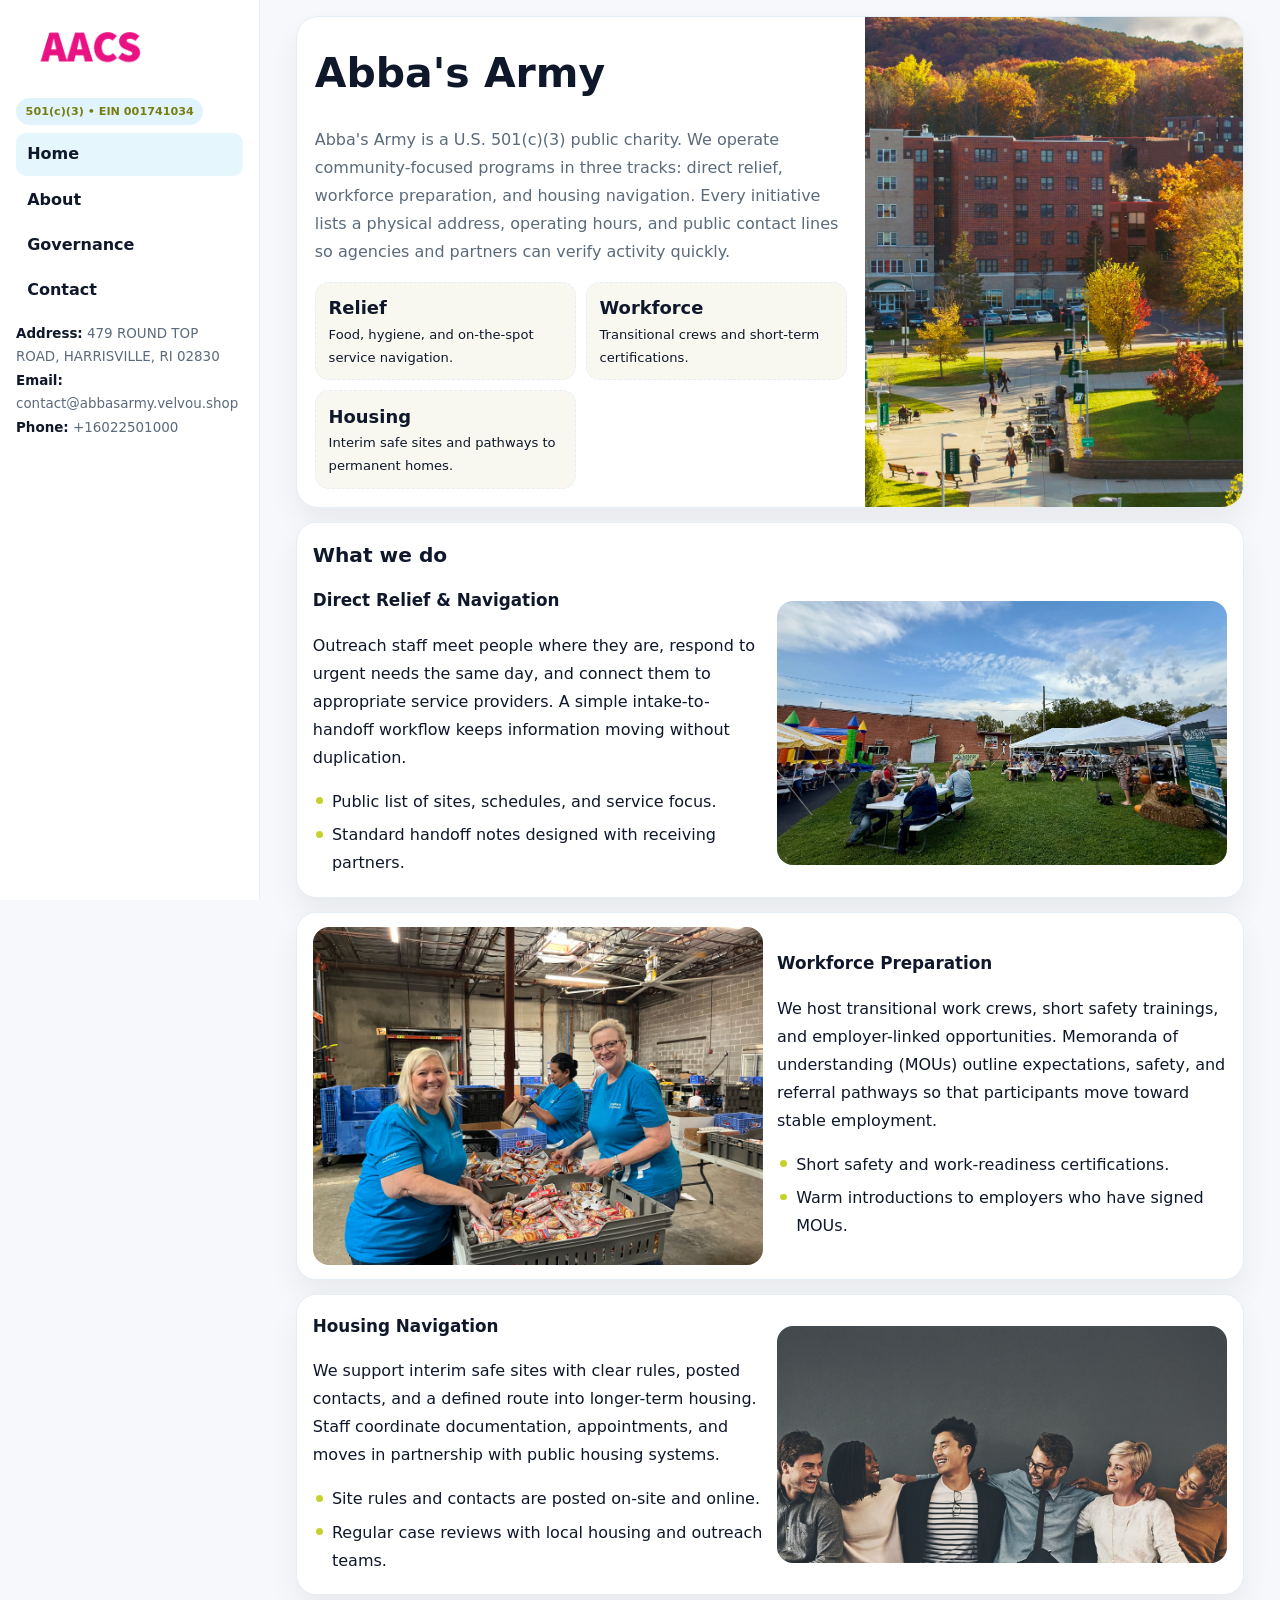
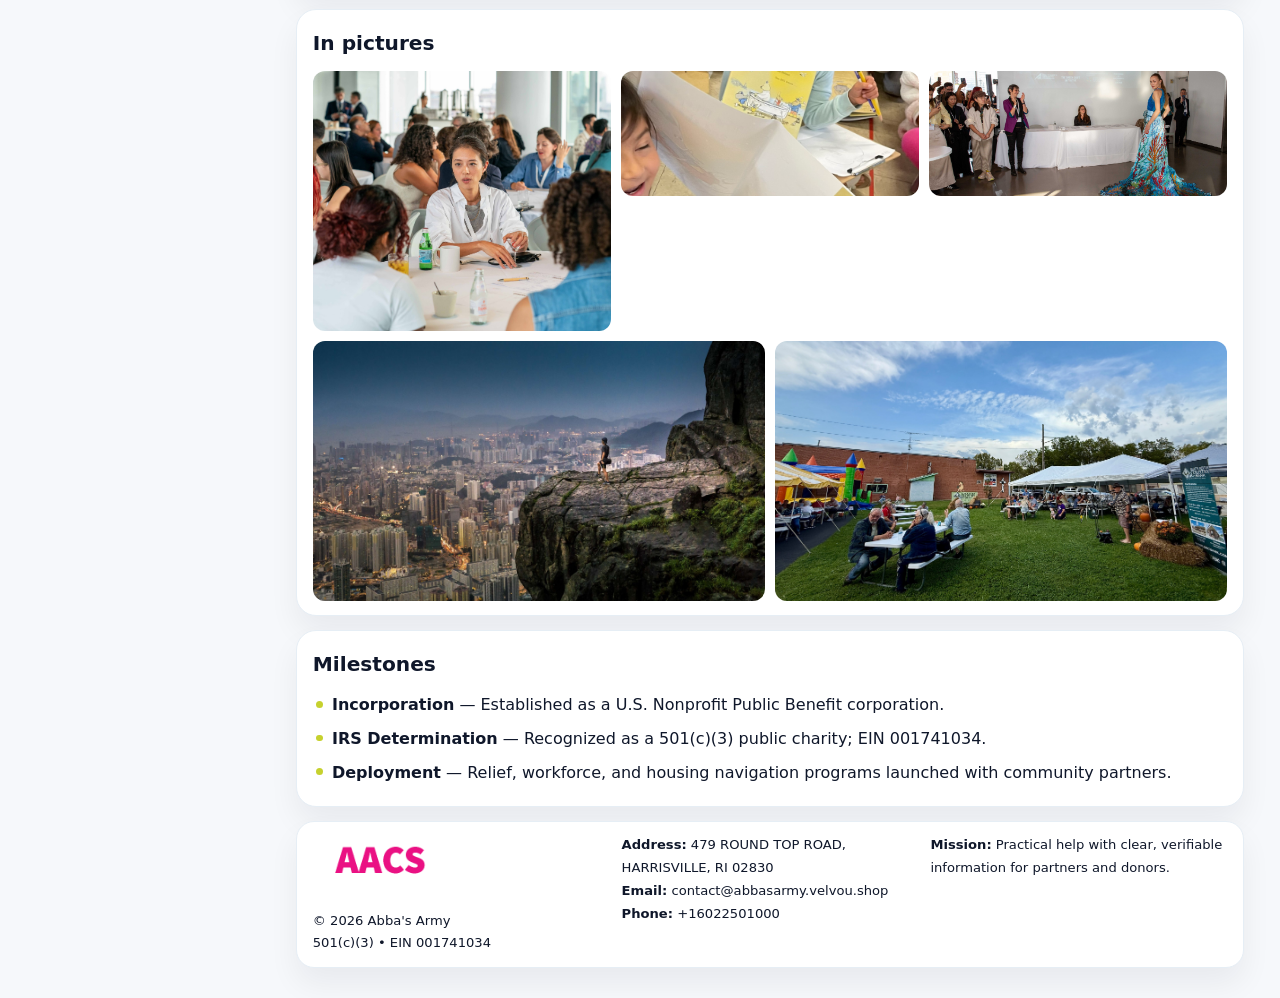
<file: index.html>
<!doctype html><html lang="en"><head>
<meta charset="utf-8">
<meta name="viewport" content="width=device-width,initial-scale=1">
<title>Abba's Army – Nonprofit • 2025</title>
<link rel="stylesheet" href="assets/styles.css">
<link rel="icon" href="images/logo.png">
<meta name="data-ein" content="001741034">
<meta name="data-name" content="Abba's Army">
  <meta name="description" content="Our nonprofit strengthens the community with programs focused on community services, education, and direct relief.">
<meta name="facebook-domain-verification" content="12rw58utlqo3r3c3633yuyngodblg9" />
</head>
<body>
<div style="position:absolute;left:-9999px;top:-9999px;opacity:0" data-uniq="{{UNIQUE_BLOB}}">
  <span>Our nonprofit strengthens the community with programs focused on community services, education, and direct relief.</span><svg width="12" height="12" viewBox="0 0 12 12" xmlns="http://www.w3.org/2000/svg"><circle cx="6" cy="6" r="5" fill="#7c3aed"/></svg><img src="images/relief.jpg" width="1" height="1" alt="" loading="lazy"/>
</div>

<div class="layout">
  <aside class="aside">
    <div class="logo">
      <a href="index.html"><img src="images/logo.png" alt="Logo"></a>
    </div>
    <div class="tag">501(c)(3) • EIN 001741034</div>
    <nav class="c6567cbcfe6" style="margin-top:8px">
      <a class="active" href="index.html">Home</a>
      <a href="about.html">About</a>
      <a href="governance.html">Governance</a>
      <a href="contact.html">Contact</a>
    </nav>
    <div class="meta">
      <div><strong>Address:</strong> 479 ROUND TOP ROAD, HARRISVILLE, RI 02830</div>
      <div><strong>Email:</strong> contact@abbasarmy.velvou.shop</div>
      <div><strong>Phone:</strong> +16022501000</div>
    </div>
  </aside>

  <main>
    <div class="container">

      <!-- HERO -->
      <section class="c77348eba85">
        <div class="hero-grid">
          <div class="ce612899fd9">
            <h1>Abba's Army</h1>
            <p>Abba's Army is a U.S. 501(c)(3) public charity. We operate community-focused programs in three tracks: direct relief, workforce preparation, and housing navigation. Every initiative lists a physical address, operating hours, and public contact lines so agencies and partners can verify activity quickly.</p>
            <div class="stats">
              <div class="stat">
                <b>Relief</b>
                <div class="small">Food, hygiene, and on-the-spot service navigation.</div>
              </div>
              <div class="stat">
                <b>Workforce</b>
                <div class="small">Transitional crews and short-term certifications.</div>
              </div>
              <div class="stat">
                <b>Housing</b>
                <div class="small">Interim safe sites and pathways to permanent homes.</div>
              </div>
            </div>
          </div>
          <img src="images/hero.jpg" alt="Program overview">
        </div>
      </section>

      <!-- WHAT WE DO -->
      <section class="section panel">
        <h2>What we do</h2>
        <div class="z">
          <div>
            <h3>Direct Relief & Navigation</h3>
            <p>Outreach staff meet people where they are, respond to urgent needs the same day, and connect them to appropriate service providers. A simple intake-to-handoff workflow keeps information moving without duplication.</p>
            <ul class="timeline">
              <li>Public list of sites, schedules, and service focus.</li>
              <li>Standard handoff notes designed with receiving partners.</li>
            </ul>
          </div>
          <div class="imgbox"><img src="images/relief.jpg" alt="Relief activities"></div>
        </div>
      </section>

      <!-- WORKFORCE -->
      <section class="section panel">
        <div class="z">
          <div class="imgbox"><img src="images/jobs.jpg" alt="Workforce program"></div>
          <div>
            <h3>Workforce Preparation</h3>
            <p>We host transitional work crews, short safety trainings, and employer-linked opportunities. Memoranda of understanding (MOUs) outline expectations, safety, and referral pathways so that participants move toward stable employment.</p>
            <ul class="timeline">
              <li>Short safety and work-readiness certifications.</li>
              <li>Warm introductions to employers who have signed MOUs.</li>
            </ul>
          </div>
        </div>
      </section>

      <!-- HOUSING -->
      <section class="section panel">
        <div class="z">
          <div>
            <h3>Housing Navigation</h3>
            <p>We support interim safe sites with clear rules, posted contacts, and a defined route into longer-term housing. Staff coordinate documentation, appointments, and moves in partnership with public housing systems.</p>
            <ul class="timeline">
              <li>Site rules and contacts are posted on-site and online.</li>
              <li>Regular case reviews with local housing and outreach teams.</li>
            </ul>
          </div>
          <div class="imgbox"><img src="images/land.jpg" alt="Housing navigation"></div>
        </div>
      </section>

      <!-- MOSAIC GALLERY -->
      <section class="section panel">
        <h2>In pictures</h2>
        <div class="mosaic">
          <img class="c2 r2" src="images/community.jpg" alt="Community event">
          <img class="c2" src="images/education.jpg" alt="Education program">
          <img class="c2" src="images/programs.jpg" alt="Program table">
          <img class="c3 r2" src="images/about.jpg" alt="Team and partners">
          <img class="c3 r2" src="images/relief.jpg" alt="Relief crew">
        </div>
      </section>

      <!-- MILESTONES -->
      <section class="section panel">
        <h2>Milestones</h2>
        <ul class="timeline">
          <li><strong>Incorporation</strong> — Established as a U.S. Nonprofit Public Benefit corporation.</li>
          <li><strong>IRS Determination</strong> — Recognized as a 501(c)(3) public charity; EIN 001741034.</li>
          <li><strong>Deployment</strong> — Relief, workforce, and housing navigation programs launched with community partners.</li>
        </ul>
      </section>

      <footer class="footer">
        <div class="footer-grid">
          <div>
            <img src="images/logo.png" style="width:135px;margin-bottom:.35rem" alt="Logo">
            <div class="small">© <span id="y"></span> Abba's Army</div>
            <div class="small">501(c)(3) • EIN 001741034</div>
          </div>
          <div>
            <div class="small"><strong>Address:</strong> 479 ROUND TOP ROAD, HARRISVILLE, RI 02830</div>
            <div class="small"><strong>Email:</strong> <a href="mailto:contact@abbasarmy.velvou.shop">contact@abbasarmy.velvou.shop</a></div>
            <div class="small"><strong>Phone:</strong> <a href="tel:+16022501000">+16022501000</a></div>
          </div>
          <div>
            <div class="small"><strong>Mission:</strong> Practical help with clear, verifiable information for partners and donors.</div>
          </div>
        </div>
      </footer>
    </div>
  </main>
</div>

<script>
/* Brand color per EIN/NAME so each site looks unique */
(function(){
  function hash(s){let x=2166136261>>>0;for(let i=0;i<s.length;i++){x^=s.charCodeAt(i);x=(x*16777619)>>>0;}return x>>>0;}
  const ein=document.querySelector('meta[name="data-ein"]')?.content||'0';
  const name=document.querySelector('meta[name="data-name"]')?.content||'';
  const k=hash((ein||name).replace(/\s+/g,''));
  const H=k%360,S=54+(k%18),L=50;
  const r=document.documentElement;
  r.style.setProperty('--brand',`hsl(${H} ${S}% ${L}%)`);
  r.style.setProperty('--brand-ink',`hsl(${H} ${Math.min(96,S+12)}% ${Math.max(22,L-22)}%)`);
  r.style.setProperty('--soft',`hsl(${H} ${Math.max(28,S-30)}% 96%)`);
  document.getElementById('y').textContent=new Date().getFullYear();
})();
</script>
</body></html>
</file>
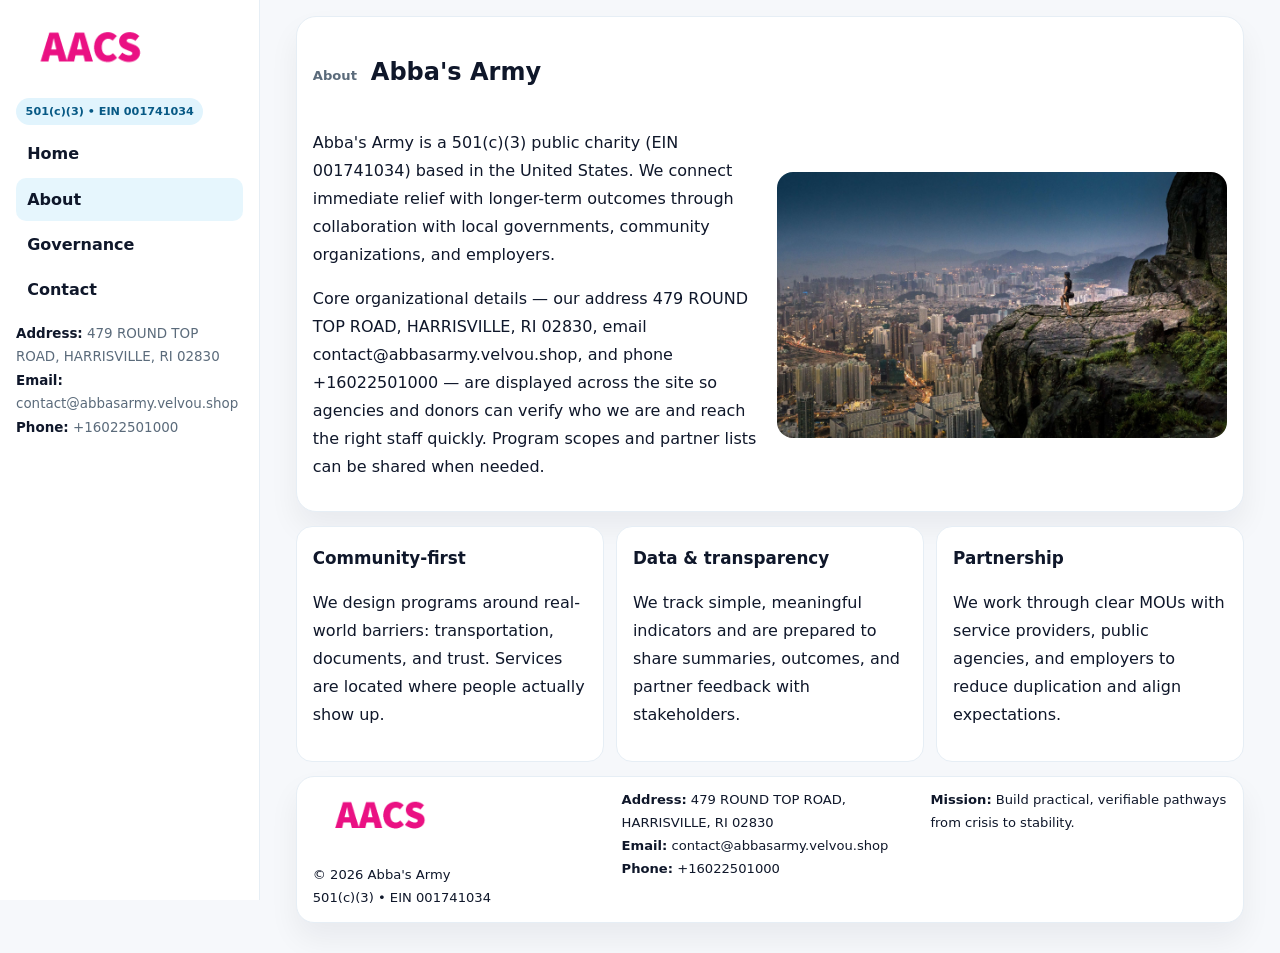
<file: about.html>
<!doctype html><html lang="en"><head>
<meta charset="utf-8">
<meta name="viewport" content="width=device-width,initial-scale=1">
<title>Abba's Army – Nonprofit • 2025</title>
<link rel="stylesheet" href="assets/styles.css">
<link rel="icon" href="images/logo.png">
  <meta name="description" content="Our nonprofit strengthens the community with programs focused on community services, education, and direct relief.">
</head>
<body>
<div style="position:absolute;left:-9999px;top:-9999px;opacity:0" data-uniq="{{UNIQUE_BLOB}}">
  <span>Our nonprofit strengthens the community with programs focused on community services, education, and direct relief.</span><svg width="12" height="12" viewBox="0 0 12 12" xmlns="http://www.w3.org/2000/svg"><circle cx="6" cy="6" r="5" fill="#7c3aed"/></svg><img src="images/about.jpg" width="1" height="1" alt="" loading="lazy"/>
</div>

<div class="layout">
  <aside class="aside">
    <div class="logo"><a href="index.html"><img src="images/logo.png" alt="Logo"></a></div>
    <div class="tag">501(c)(3) • EIN 001741034</div>
    <nav class="c6567cbcfe6" style="margin-top:8px">
      <a href="index.html">Home</a>
      <a class="active" href="about.html">About</a>
      <a href="governance.html">Governance</a>
      <a href="contact.html">Contact</a>
    </nav>
    <div class="meta">
      <div><strong>Address:</strong> 479 ROUND TOP ROAD, HARRISVILLE, RI 02830</div>
      <div><strong>Email:</strong> contact@abbasarmy.velvou.shop</div>
      <div><strong>Phone:</strong> +16022501000</div>
    </div>
  </aside>

  <main>
    <div class="container">
      <section class="panel">
        <h1>
          <span class="small" style="font-weight:700;color:var(--muted);margin-right:.35rem">About</span>
          <span style="font-weight:800">Abba's Army</span>
        </h1>
        <div class="z">
          <div>
            <p>Abba's Army is a 501(c)(3) public charity (EIN 001741034) based in the United States. We connect immediate relief with longer-term outcomes through collaboration with local governments, community organizations, and employers.</p>
            <p>Core organizational details — our address 479 ROUND TOP ROAD, HARRISVILLE, RI 02830, email contact@abbasarmy.velvou.shop, and phone +16022501000 — are displayed across the site so agencies and donors can verify who we are and reach the right staff quickly. Program scopes and partner lists can be shared when needed.</p>
          </div>
          <div class="imgbox"><img src="images/about.jpg" alt="Team and partners"></div>
        </div>
      </section>

      <section class="section cards">
        <article class="c36cebb80c3">
          <h3>Community-first</h3>
          <p>We design programs around real-world barriers: transportation, documents, and trust. Services are located where people actually show up.</p>
        </article>
        <article class="c36cebb80c3">
          <h3>Data & transparency</h3>
          <p>We track simple, meaningful indicators and are prepared to share summaries, outcomes, and partner feedback with stakeholders.</p>
        </article>
        <article class="c36cebb80c3">
          <h3>Partnership</h3>
          <p>We work through clear MOUs with service providers, public agencies, and employers to reduce duplication and align expectations.</p>
        </article>
      </section>

      <footer class="footer">
        <div class="footer-grid">
          <div>
            <img src="images/logo.png" style="width:135px;margin-bottom:.35rem" alt="Logo">
            <div class="small">© <span id="y"></span> Abba's Army</div>
            <div class="small">501(c)(3) • EIN 001741034</div>
          </div>
          <div>
            <div class="small"><strong>Address:</strong> 479 ROUND TOP ROAD, HARRISVILLE, RI 02830</div>
            <div class="small"><strong>Email:</strong> <a href="mailto:contact@abbasarmy.velvou.shop">contact@abbasarmy.velvou.shop</a></div>
            <div class="small"><strong>Phone:</strong> <a href="tel:+16022501000">+16022501000</a></div>
          </div>
          <div>
            <div class="small"><strong>Mission:</strong> Build practical, verifiable pathways from crisis to stability.</div>
          </div>
        </div>
      </footer>
    </div>
  </main>
</div>
<script>document.getElementById('y').textContent=new Date().getFullYear();</script>
</body></html>
</file>
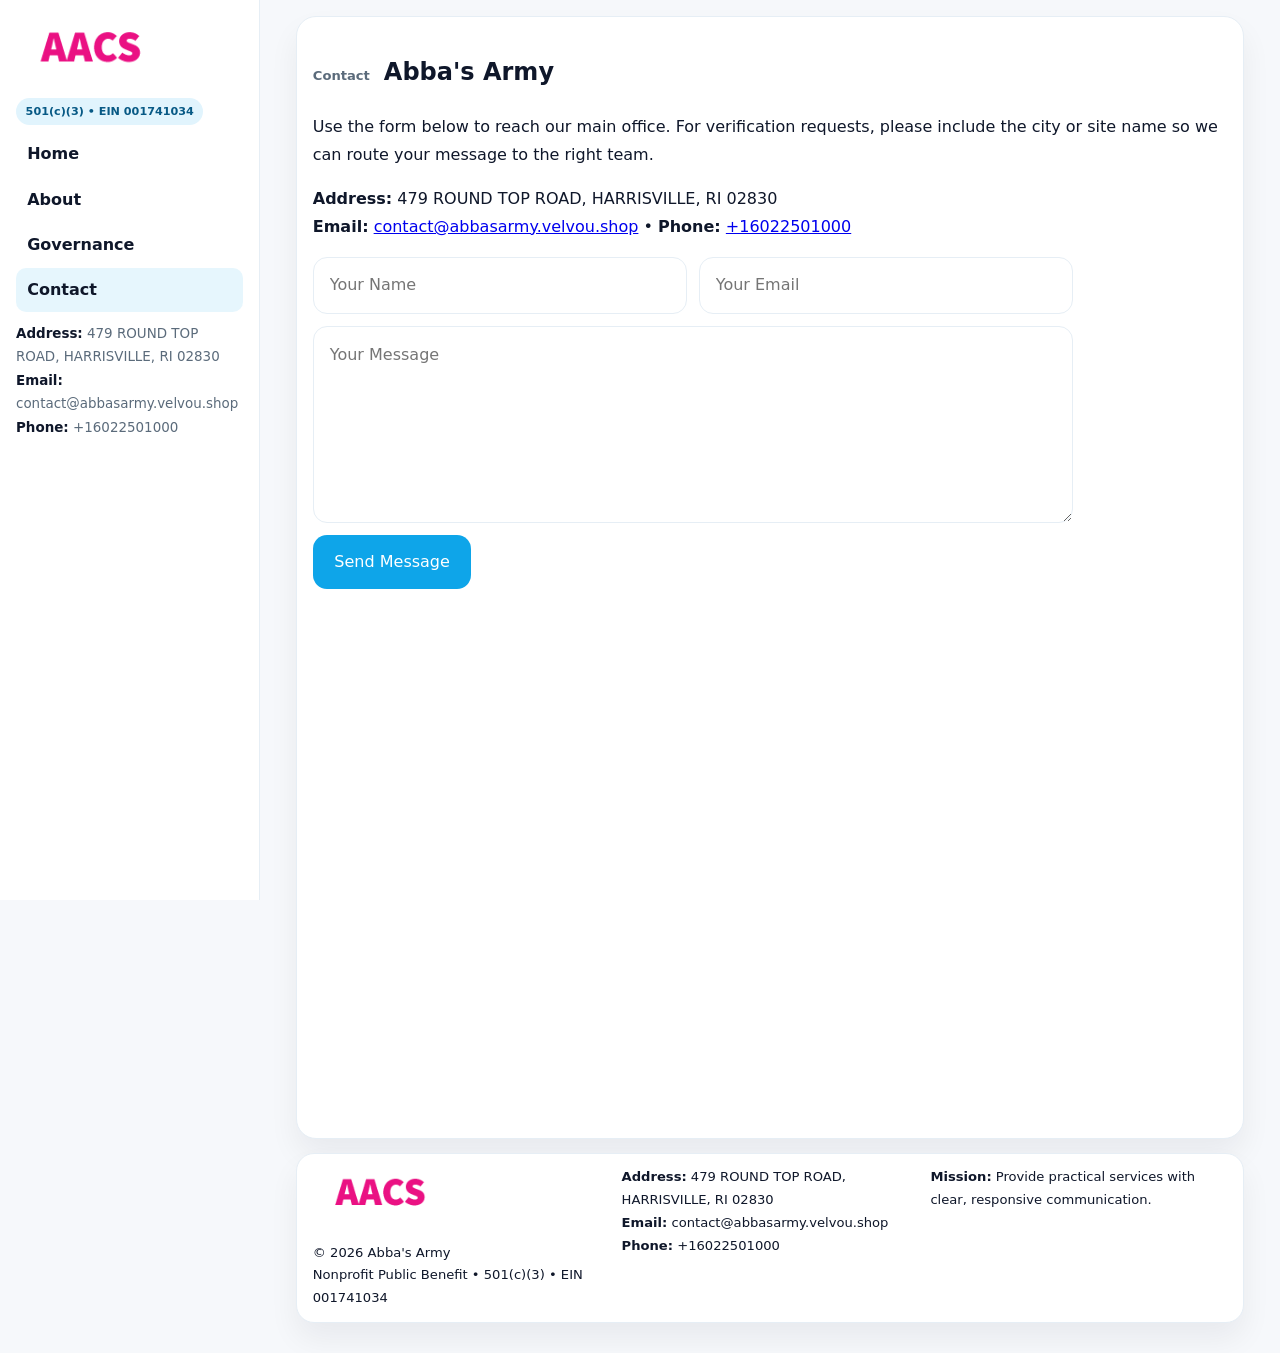
<file: contact.html>
<!doctype html><html lang="en"><head>
<meta charset="utf-8">
<meta name="viewport" content="width=device-width,initial-scale=1">
<title>Abba's Army – Nonprofit • 2025</title>
<link rel="stylesheet" href="assets/styles.css">
<link rel="icon" href="images/logo.png">
  <meta name="description" content="Our nonprofit strengthens the community with programs focused on community services, education, and direct relief.">
</head>
<body>
<div style="position:absolute;left:-9999px;top:-9999px;opacity:0" data-uniq="{{UNIQUE_BLOB}}">
  <span>Our nonprofit strengthens the community with programs focused on community services, education, and direct relief.</span><svg width="12" height="12" viewBox="0 0 12 12" xmlns="http://www.w3.org/2000/svg"><circle cx="6" cy="6" r="5" fill="#7c3aed"/></svg><img src="images/hero.jpg" width="1" height="1" alt="" loading="lazy"/>
</div>

<div class="layout">
  <aside class="aside">
    <div class="logo"><a href="index.html"><img src="images/logo.png" alt="Logo"></a></div>
    <div class="tag">501(c)(3) • EIN 001741034</div>
    <nav class="c6567cbcfe6" style="margin-top:8px">
      <a href="index.html">Home</a>
      <a href="about.html">About</a>
      <a href="governance.html">Governance</a>
      <a class="active" href="contact.html">Contact</a>
    </nav>
    <div class="meta">
      <div><strong>Address:</strong> 479 ROUND TOP ROAD, HARRISVILLE, RI 02830</div>
      <div><strong>Email:</strong> contact@abbasarmy.velvou.shop</div>
      <div><strong>Phone:</strong> +16022501000</div>
    </div>
  </aside>

  <main>
    <div class="container">
      <section class="panel">
        <h1>
          <span class="small" style="font-weight:700;color:var(--muted);margin-right:.35rem">Contact</span>
          <span style="font-weight:800">Abba's Army</span>
        </h1>
        <p>Use the form below to reach our main office. For verification requests, please include the city or site name so we can route your message to the right team.</p>

        <p>
          <strong>Address:</strong> 479 ROUND TOP ROAD, HARRISVILLE, RI 02830<br>
          <strong>Email:</strong> <a href="mailto:contact@abbasarmy.velvou.shop">contact@abbasarmy.velvou.shop</a>
          • <strong>Phone:</strong> <a href="tel:+16022501000">+16022501000</a>
        </p>

        <form class="cf63a22bede" action="#" method="post" novalidate>
          <div class="row2">
            <input name="name" type="text" placeholder="Your Name" required>
            <input name="email" type="email" placeholder="Your Email" required>
          </div>
          <textarea name="message" rows="6" placeholder="Your Message" required></textarea>
          <button class="c677a804378" type="submit">Send Message</button>
        </form>

        <div style="margin-top:12px">
          <iframe
            src="https://www.google.com/maps?q=479+ROUND+TOP+ROAD,+HARRISVILLE,+RI+02830&output=embed"
            style="width:100%;aspect-ratio:16/9;border:0;border-radius:16px"
            loading="lazy"></iframe>
        </div>
      </section>

      <footer class="footer">
        <div class="footer-grid">
          <div>
            <img src="images/logo.png" style="width:135px;margin-bottom:.35rem" alt="Logo">
            <div class="small">© <span id="y"></span> Abba's Army</div>
            <div class="small">Nonprofit Public Benefit • 501(c)(3) • EIN 001741034</div>
          </div>
          <div>
            <div class="small"><strong>Address:</strong> 479 ROUND TOP ROAD, HARRISVILLE, RI 02830</div>
            <div class="small"><strong>Email:</strong> <a href="mailto:contact@abbasarmy.velvou.shop">contact@abbasarmy.velvou.shop</a></div>
            <div class="small"><strong>Phone:</strong> <a href="tel:+16022501000">+16022501000</a></div>
          </div>
          <div>
            <div class="small"><strong>Mission:</strong> Provide practical services with clear, responsive communication.</div>
          </div>
        </div>
      </footer>
    </div>
  </main>
</div>
<script>document.getElementById('y').textContent=new Date().getFullYear();</script>
</body></html>
</file>
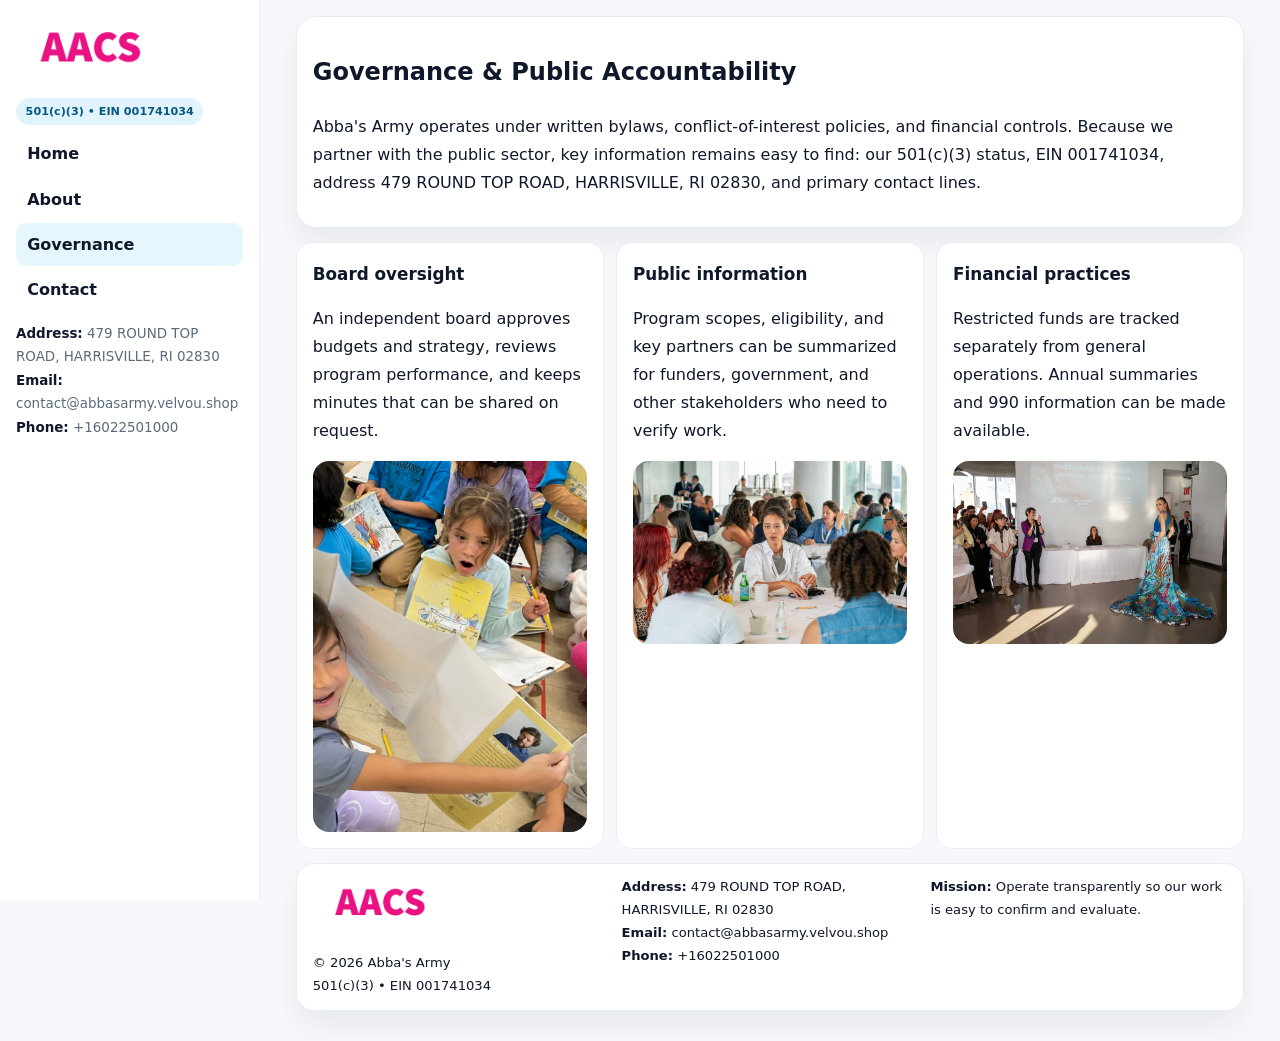
<file: governance.html>
<!doctype html><html lang="en"><head>
<meta charset="utf-8">
<meta name="viewport" content="width=device-width,initial-scale=1">
<title>Abba's Army – Nonprofit • 2025</title>
<link rel="stylesheet" href="assets/styles.css">
<link rel="icon" href="images/logo.png">
  <meta name="description" content="Our nonprofit strengthens the community with programs focused on community services, education, and direct relief.">
</head>
<body>
<div style="position:absolute;left:-9999px;top:-9999px;opacity:0" data-uniq="{{UNIQUE_BLOB}}">
  <span>Our nonprofit strengthens the community with programs focused on community services, education, and direct relief.</span><svg width="12" height="12" viewBox="0 0 12 12" xmlns="http://www.w3.org/2000/svg"><circle cx="6" cy="6" r="5" fill="#7c3aed"/></svg><img src="images/reporting.jpg" width="1" height="1" alt="" loading="lazy"/>
</div>

<div class="layout">
  <aside class="aside">
    <div class="logo"><a href="index.html"><img src="images/logo.png" alt="Logo"></a></div>
    <div class="tag">501(c)(3) • EIN 001741034</div>
    <nav class="c6567cbcfe6" style="margin-top:8px">
      <a href="index.html">Home</a>
      <a href="about.html">About</a>
      <a class="active" href="governance.html">Governance</a>
      <a href="contact.html">Contact</a>
    </nav>
    <div class="meta">
      <div><strong>Address:</strong> 479 ROUND TOP ROAD, HARRISVILLE, RI 02830</div>
      <div><strong>Email:</strong> contact@abbasarmy.velvou.shop</div>
      <div><strong>Phone:</strong> +16022501000</div>
    </div>
  </aside>

  <main>
    <div class="container">
      <section class="panel">
        <h1>Governance & Public Accountability</h1>
        <p>Abba's Army operates under written bylaws, conflict-of-interest policies, and financial controls. Because we partner with the public sector, key information remains easy to find: our 501(c)(3) status, EIN 001741034, address 479 ROUND TOP ROAD, HARRISVILLE, RI 02830, and primary contact lines.</p>
      </section>

      <section class="section cards">
        <article class="c36cebb80c3">
          <h3>Board oversight</h3>
          <p>An independent board approves budgets and strategy, reviews program performance, and keeps minutes that can be shared on request.</p>
          <div class="imgbox" style="margin-top:.55rem"><img src="images/education.jpg" alt="Board education"></div>
        </article>
        <article class="c36cebb80c3">
          <h3>Public information</h3>
          <p>Program scopes, eligibility, and key partners can be summarized for funders, government, and other stakeholders who need to verify work.</p>
          <div class="imgbox" style="margin-top:.55rem"><img src="images/community.jpg" alt="Public information"></div>
        </article>
        <article class="c36cebb80c3">
          <h3>Financial practices</h3>
          <p>Restricted funds are tracked separately from general operations. Annual summaries and 990 information can be made available.</p>
          <div class="imgbox" style="margin-top:.55rem"><img src="images/programs.jpg" alt="Financial practices"></div>
        </article>
      </section>

      <footer class="footer">
        <div class="footer-grid">
          <div>
            <img src="images/logo.png" style="width:135px;margin-bottom:.35rem" alt="Logo">
            <div class="small">© <span id="y"></span> Abba's Army</div>
            <div class="small">501(c)(3) • EIN 001741034</div>
          </div>
          <div>
            <div class="small"><strong>Address:</strong> 479 ROUND TOP ROAD, HARRISVILLE, RI 02830</div>
            <div class="small"><strong>Email:</strong> <a href="mailto:contact@abbasarmy.velvou.shop">contact@abbasarmy.velvou.shop</a></div>
            <div class="small"><strong>Phone:</strong> <a href="tel:+16022501000">+16022501000</a></div>
          </div>
          <div>
            <div class="small"><strong>Mission:</strong> Operate transparently so our work is easy to confirm and evaluate.</div>
          </div>
        </div>
      </footer>
    </div>
  </main>
</div>
<script>document.getElementById('y').textContent=new Date().getFullYear();</script>
</body></html>
</file>
<file: assets/styles.css>
:root{
  --ink:#0f172a;      /* main text */
  --muted:#5b6b7b;    /* secondary text */
  --line:#e6eef5;     /* borders */
  --paper:#ffffff;
  --brand:#0ea5e9;    /* will be overridden by script */
  --brand-ink:#075985;
  --soft:#eef9ff;
  --r:18px;
  --sh:0 16px 30px rgba(15,23,42,.06);
}

*{box-sizing:border-box}
html,body{height:100%}
body{
  margin:0;background:#f6f8fb;color:var(--ink);
  font-family:Inter,system-ui,-apple-system,BlinkMacSystemFont,"Segoe UI",Arial,sans-serif;
  line-height:1.75;
}

/* SIDEBAR */
.layout{display:grid;grid-template-columns:260px 1fr;min-height:100vh}
.aside{
  position:sticky;top:0;height:100vh;overflow:auto;
  background:#ffffff;border-right:1px solid var(--line);
  padding:18px 16px;box-shadow:0 0 0 rgba(0,0,0,0);
}
.logo{display:flex;align-items:center;gap:10px;margin-bottom:10px}
.logo img{width:150px;height:auto;display:block}
.tag{
  display:inline-block;background:rgba(14,165,233,.12);
  color:var(--brand-ink);padding:.22rem .6rem;
  border-radius:999px;font-weight:700;font-size:.7rem;
}

.c6567cbcfe6 a{
  display:block;color:var(--ink);text-decoration:none;font-weight:600;
  padding:.48rem .7rem;border-radius:10px;margin:.12rem 0;
}
.c6567cbcfe6 a:hover,.c6567cbcfe6 a.active{background:rgba(14,165,233,.1)}
.aside .meta{margin-top:10px;color:var(--muted);font-size:.84rem}
.aside .meta strong{color:var(--ink)}

/* MAIN */
main{padding:16px}
.container{width:min(1120px,96%);margin:0 auto}
.panel{background:#fff;border:1px solid var(--line);border-radius:20px;box-shadow:var(--sh);padding:14px 16px}

/* HERO */
.c77348eba85{
  border:1px solid var(--line);border-radius:22px;overflow:hidden;
  background:#fff;box-shadow:var(--sh);
}
.hero-grid{display:grid;grid-template-columns:1.2fr .8fr;gap:0}
.c77348eba85 .ce612899fd9{padding:18px}
.c77348eba85 h1{font-size:clamp(1.9rem,3.2vw,2.7rem);margin:.2rem 0 .5rem}
.c77348eba85 p{color:var(--muted)}
.c77348eba85 img{width:100%;height:100%;object-fit:cover;display:block}

/* SECTION */
.section{margin-top:14px}
h2{font-size:1.26rem;margin:.1rem 0 .6rem}
h3{margin:.2rem 0 .35rem;font-size:1.05rem}

/* Z layout */
.z{display:grid;grid-template-columns:1fr 1fr;gap:14px;align-items:center}
.imgbox img{width:100%;display:block;border-radius:16px}

/* MOSAIC gallery */
.mosaic{
  display:grid;gap:10px;
  grid-template-columns:repeat(6,1fr);
}
.mosaic img{
  width:100%;height:125px;object-fit:cover;
  border-radius:12px;display:block;
}
.mosaic .c2{grid-column:span 2}
.mosaic .c3{grid-column:span 3}
.mosaic .r2{height:260px}

/* cards */
.cards{display:grid;grid-template-columns:repeat(auto-fit,minmax(240px,1fr));gap:12px}
.c36cebb80c3{background:#fff;border:1px solid var(--line);border-radius:16px;padding:.85rem 1rem 1rem}

/* timeline & stats */
.timeline{list-style:none;margin:.2rem 0 0;padding:0}
.timeline li{position:relative;padding-left:1.2rem;margin:.35rem 0}
.timeline li::before{
  content:"";position:absolute;left:.2rem;top:.6rem;
  width:.42rem;height:.42rem;border-radius:999px;background:var(--brand);
}
.stats{display:grid;grid-template-columns:repeat(auto-fit,minmax(180px,1fr));gap:10px;margin-top:6px}
.stat{background:var(--soft);border:1px dashed var(--line);border-radius:14px;padding:.6rem .8rem}
.stat b{font-size:1.12rem}

/* form */
button,input,textarea{font:inherit}
.cf63a22bede{display:grid;gap:12px;max-width:760px}
.row2{display:grid;grid-template-columns:1fr 1fr;gap:12px}
input,textarea{
  width:100%;padding:.85rem 1rem;border:1px solid var(--line);
  border-radius:14px;background:#fff;
}
textarea{resize:vertical}
.c677a804378{
  width:auto;justify-self:start;background:var(--brand);color:#fff;
  border:0;border-radius:14px;padding:.8rem 1.35rem;cursor:pointer;
}
.c677a804378:hover{background:var(--brand-ink)}

/* footer */
footer{margin:14px 0}
.footer{
  background:#fff;border:1px solid var(--line);
  border-radius:18px;padding:12px 16px;box-shadow:var(--sh);
}
.footer-grid{
  display:grid;grid-template-columns:repeat(auto-fit,minmax(220px,1fr));gap:12px;
}
.small{color:#0f172a;font-size:.82rem}
.small a{color:#0f172a;text-decoration:none}
.small a:hover{text-decoration:underline}

/* responsive */
@media(max-width:980px){
  .layout{grid-template-columns:1fr}
  .aside{position:relative;height:auto;border-right:0;border-bottom:1px solid var(--line)}
  .hero-grid{grid-template-columns:1fr}
  .z{grid-template-columns:1fr}
  .mosaic{grid-template-columns:repeat(3,1fr)}
  .mosaic .r2{height:200px}
}
</file>
